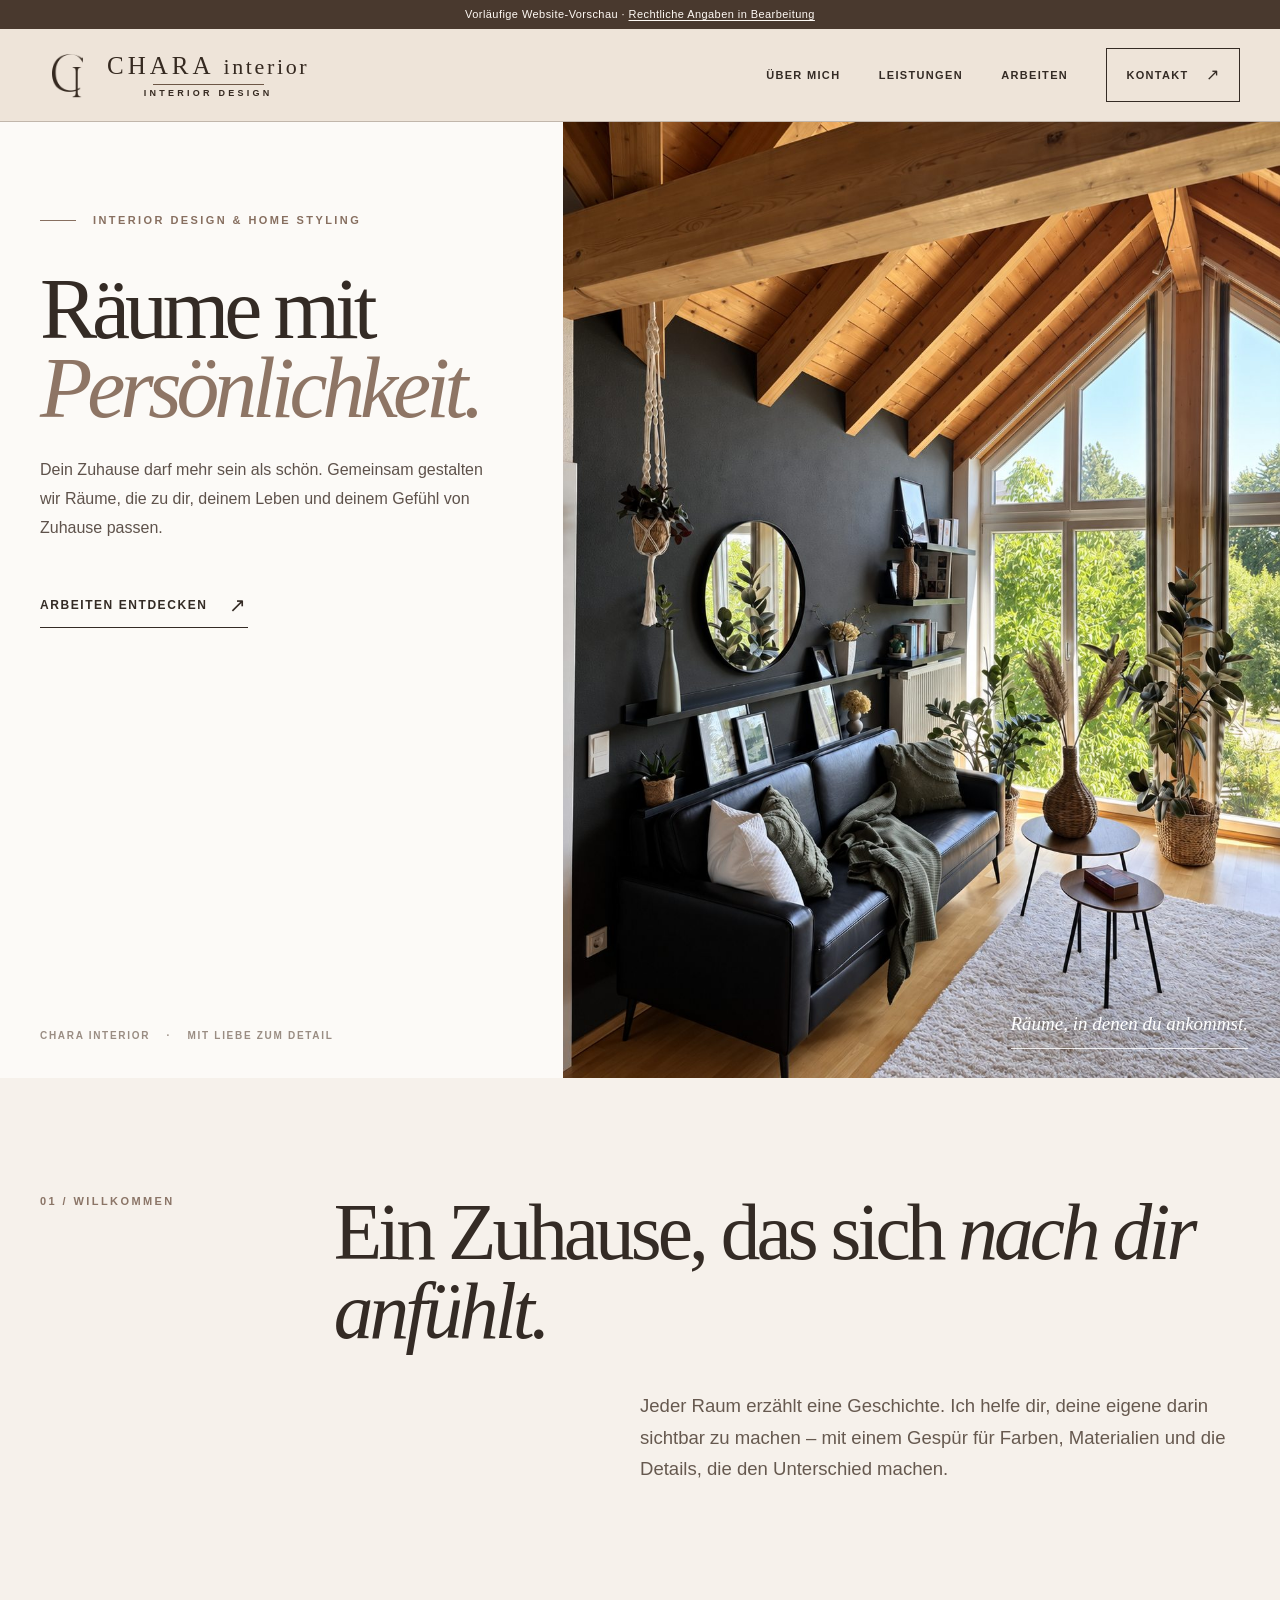
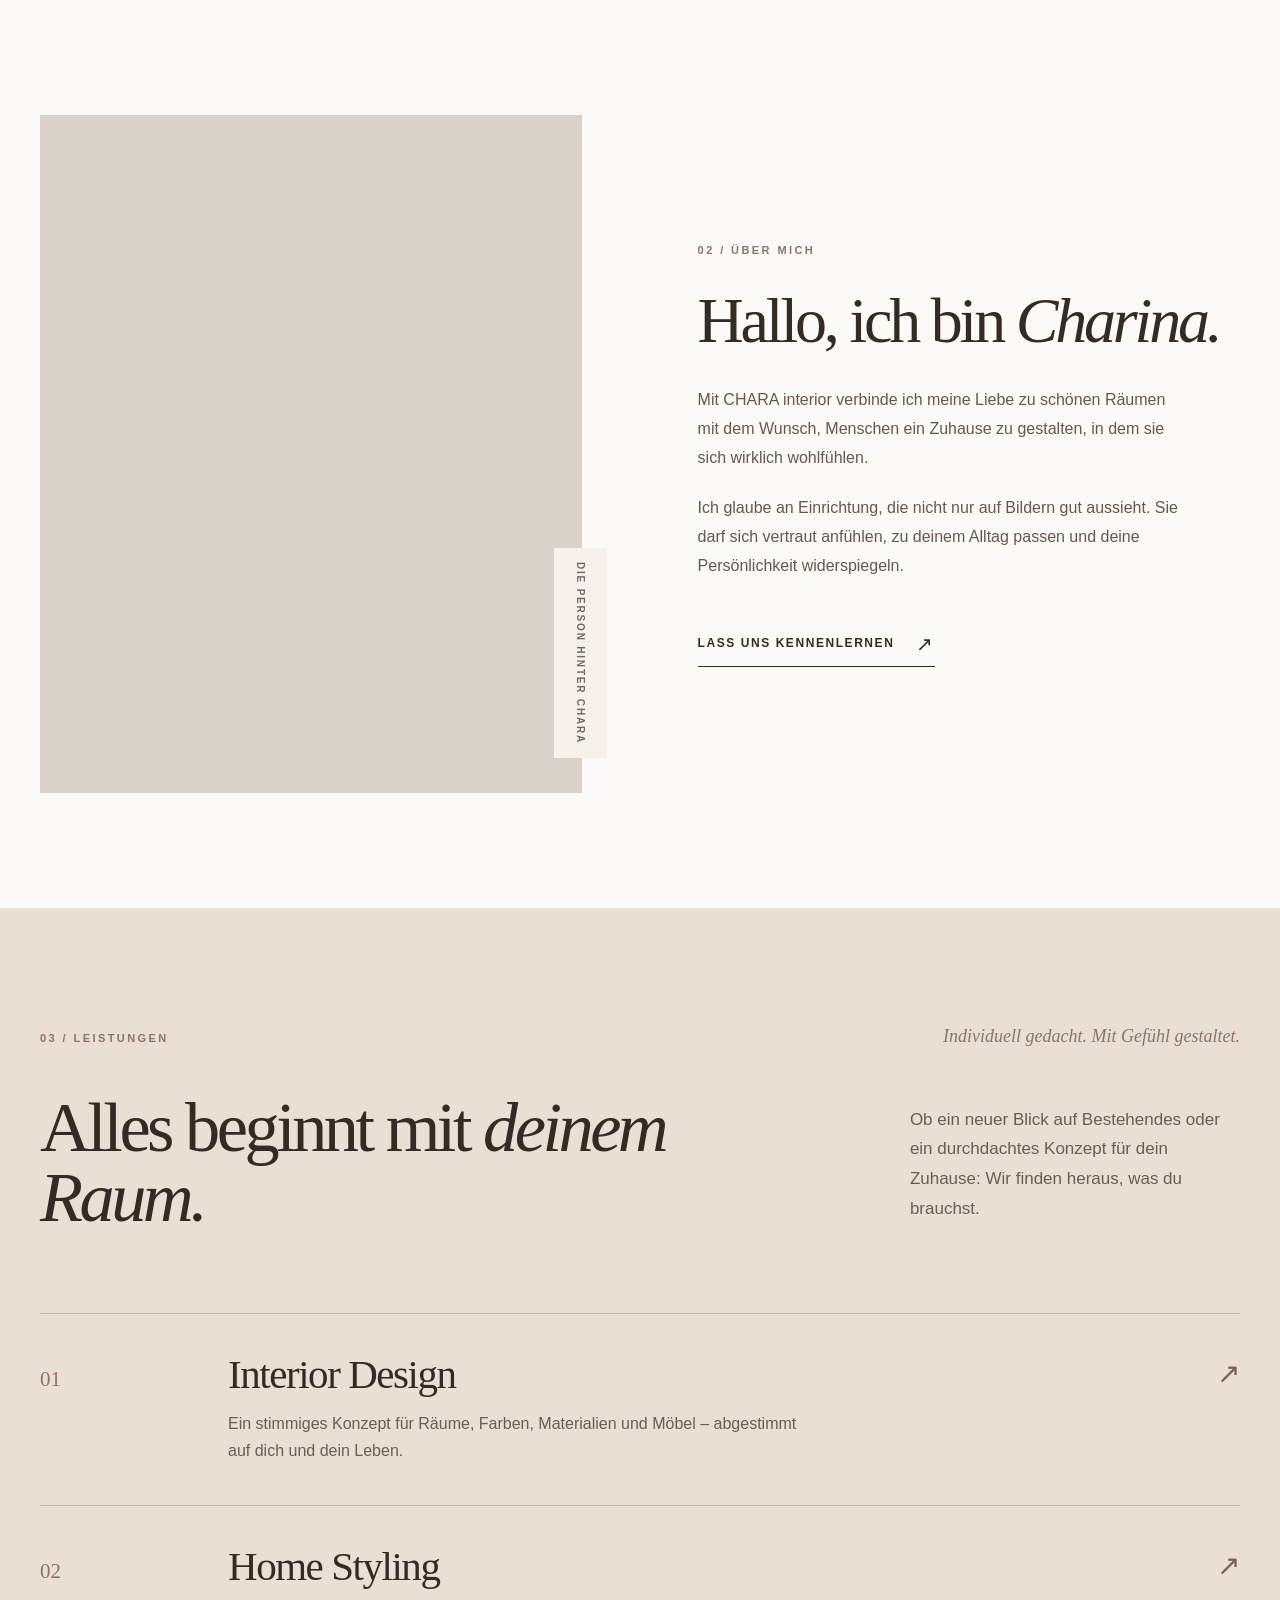
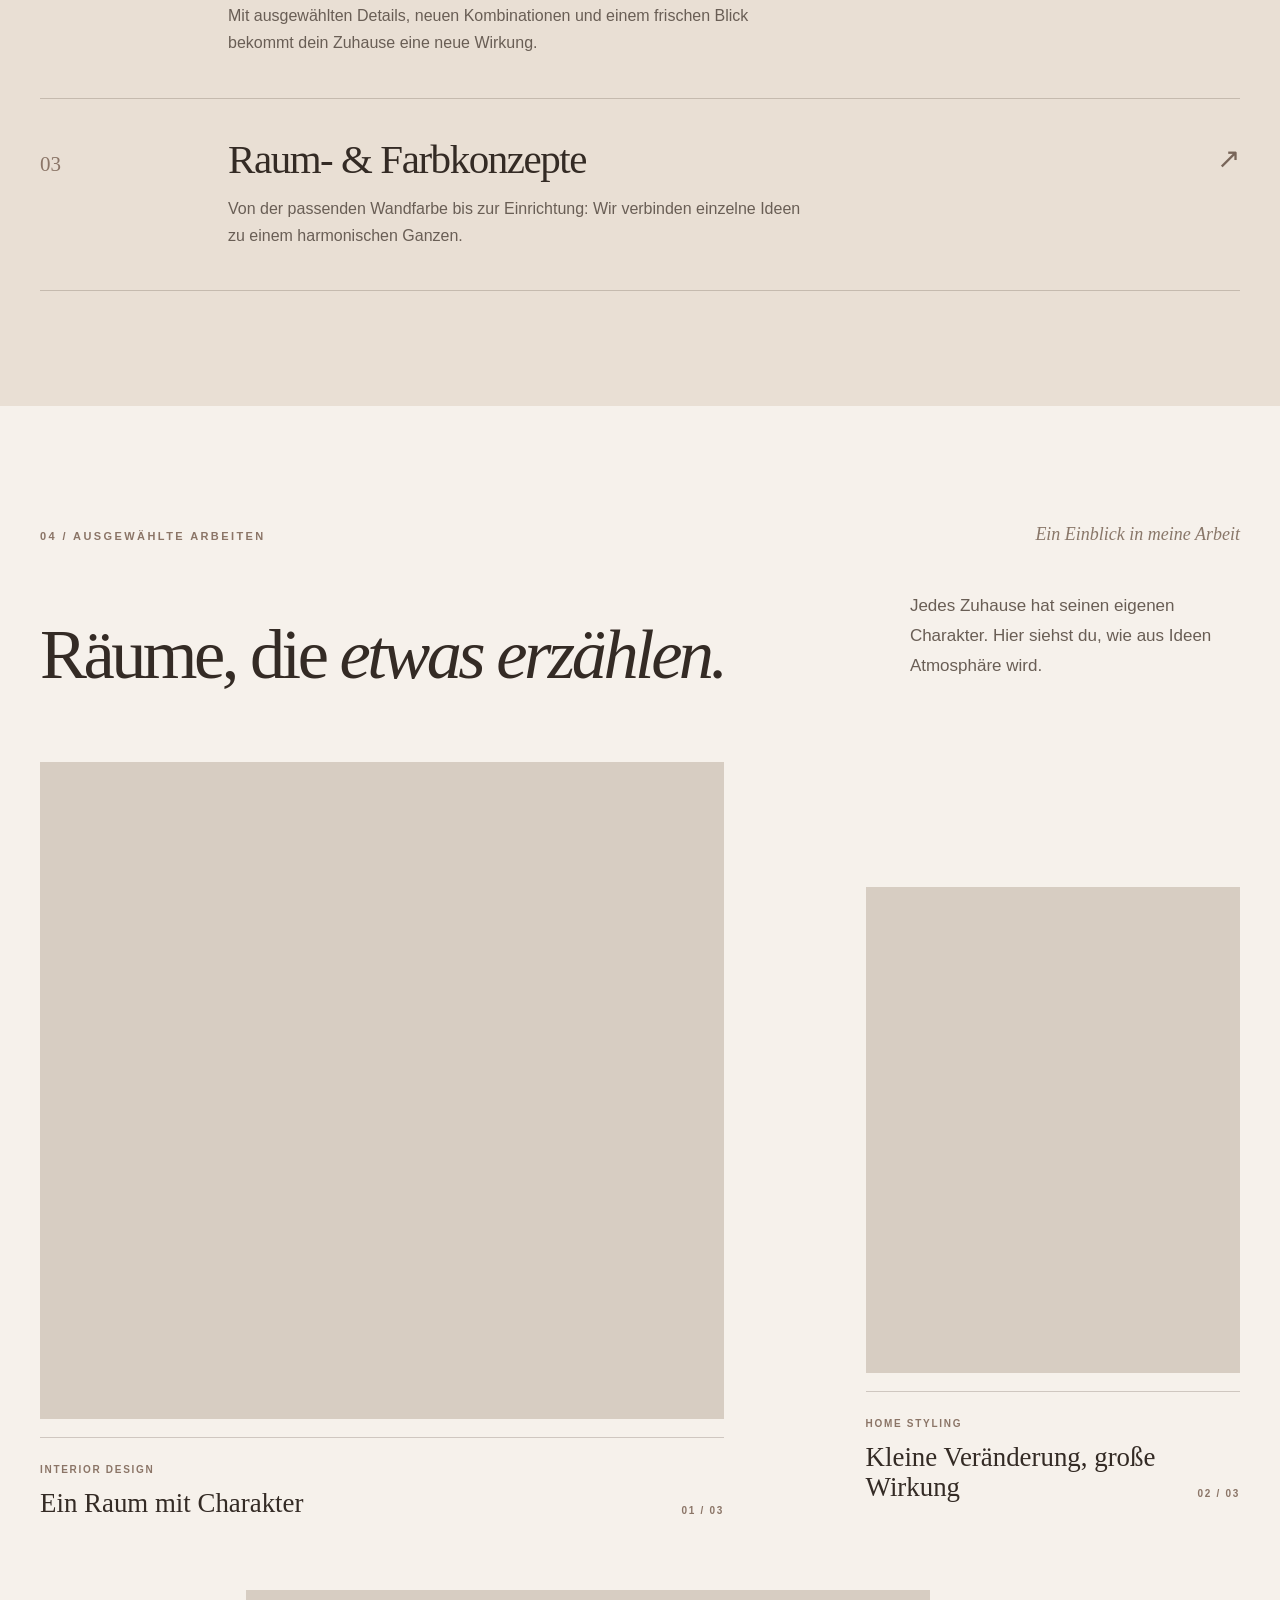
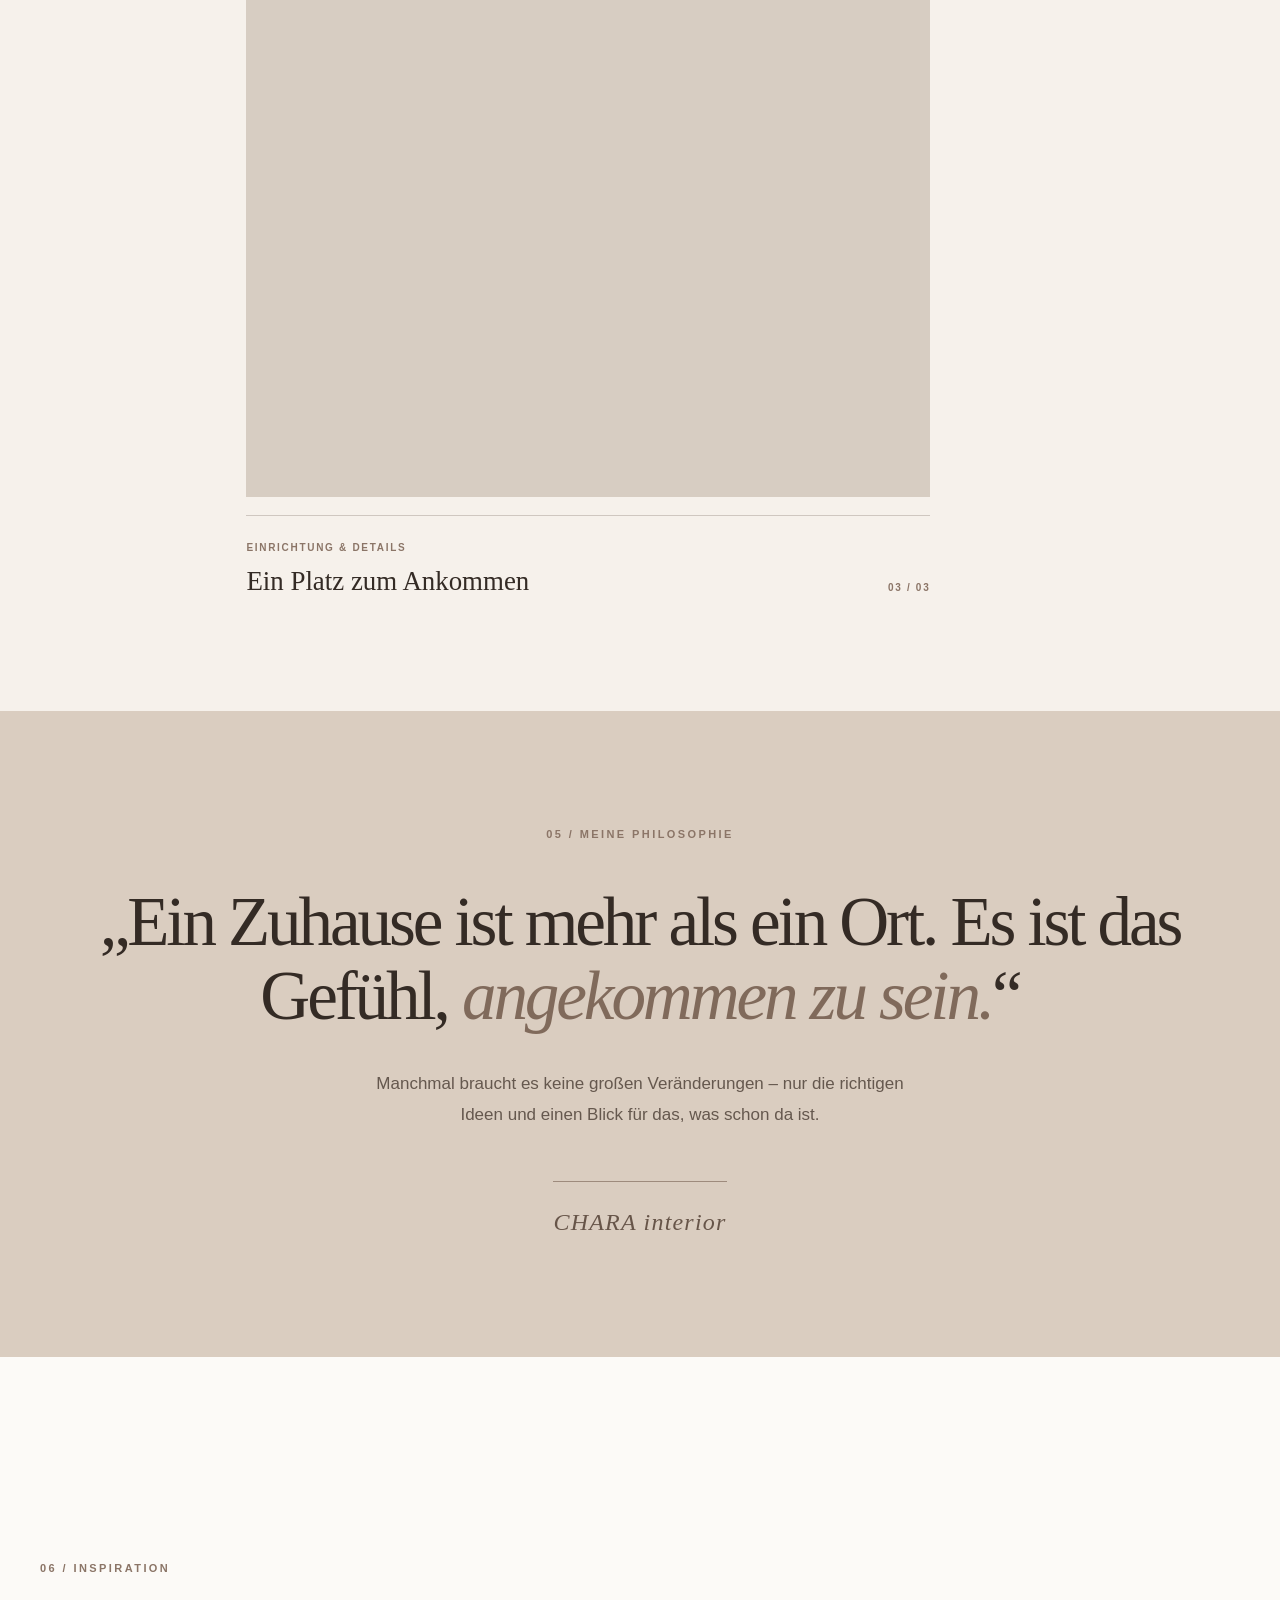
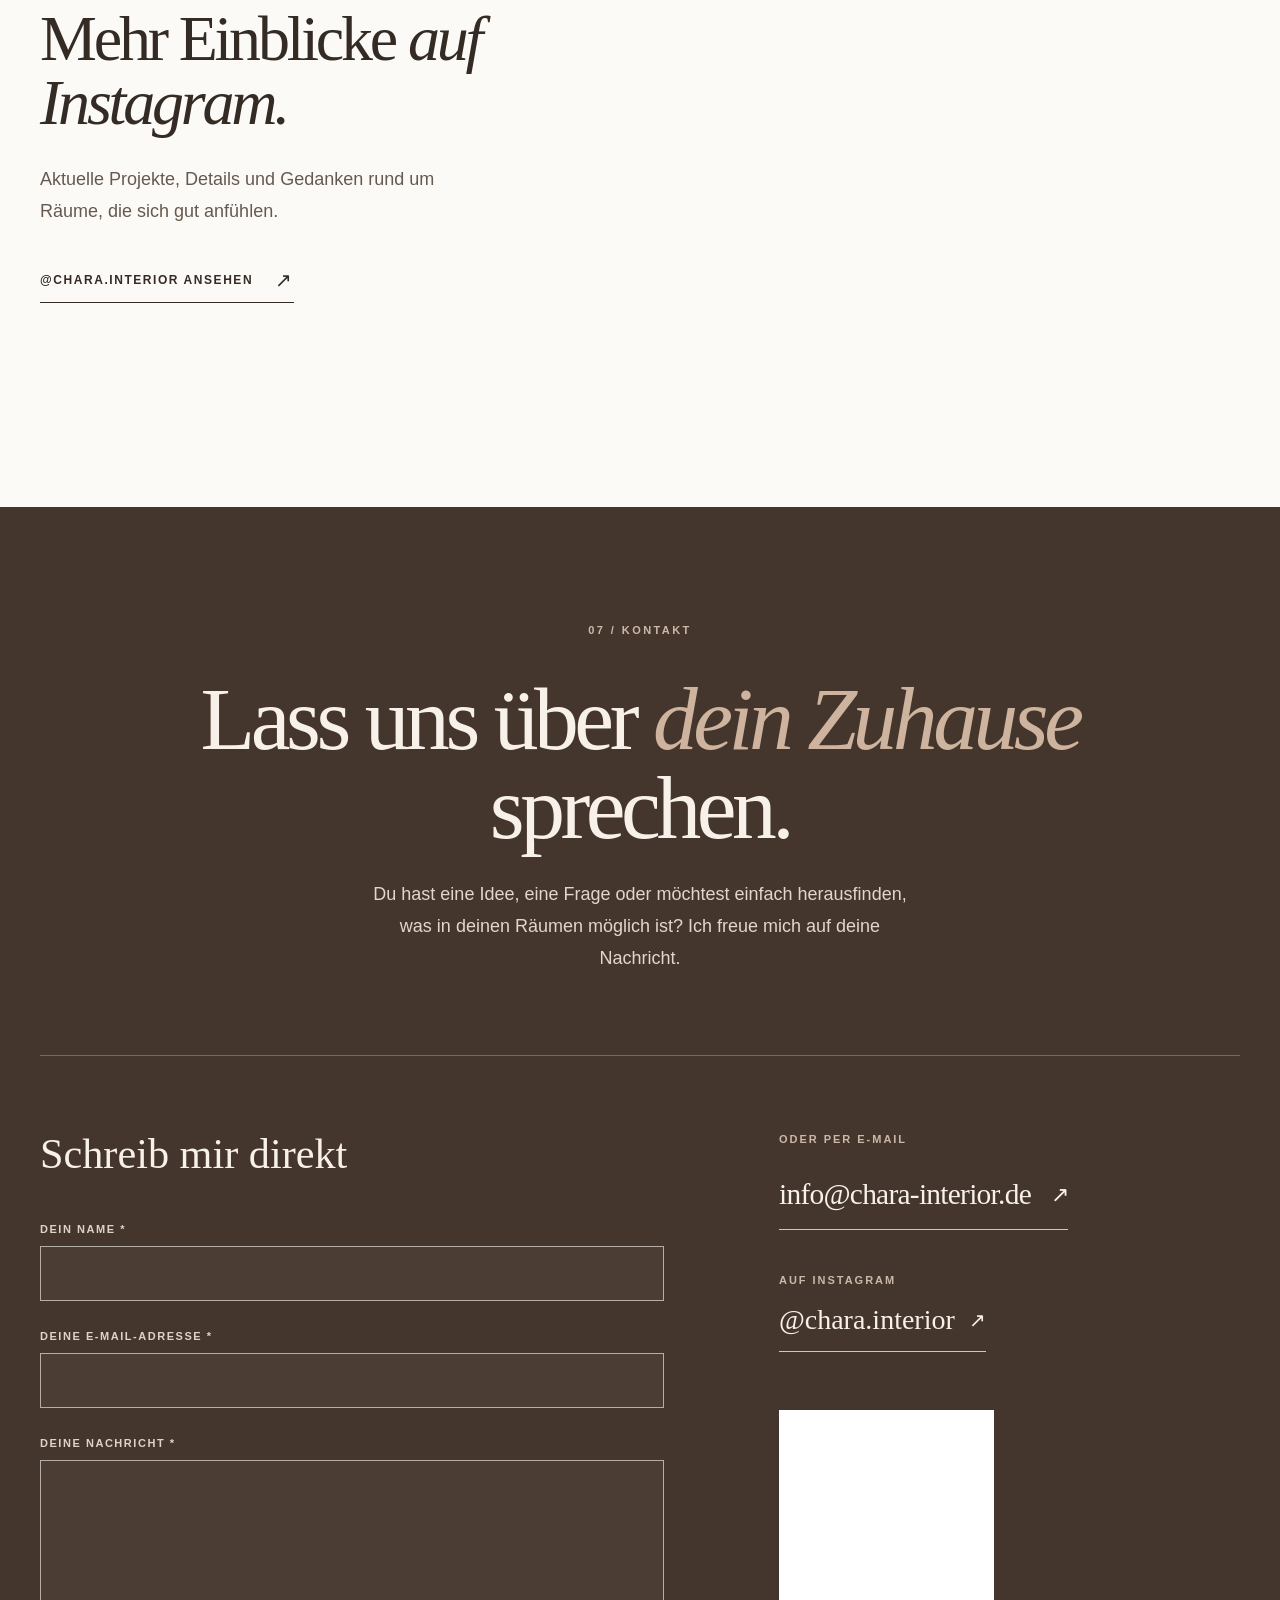
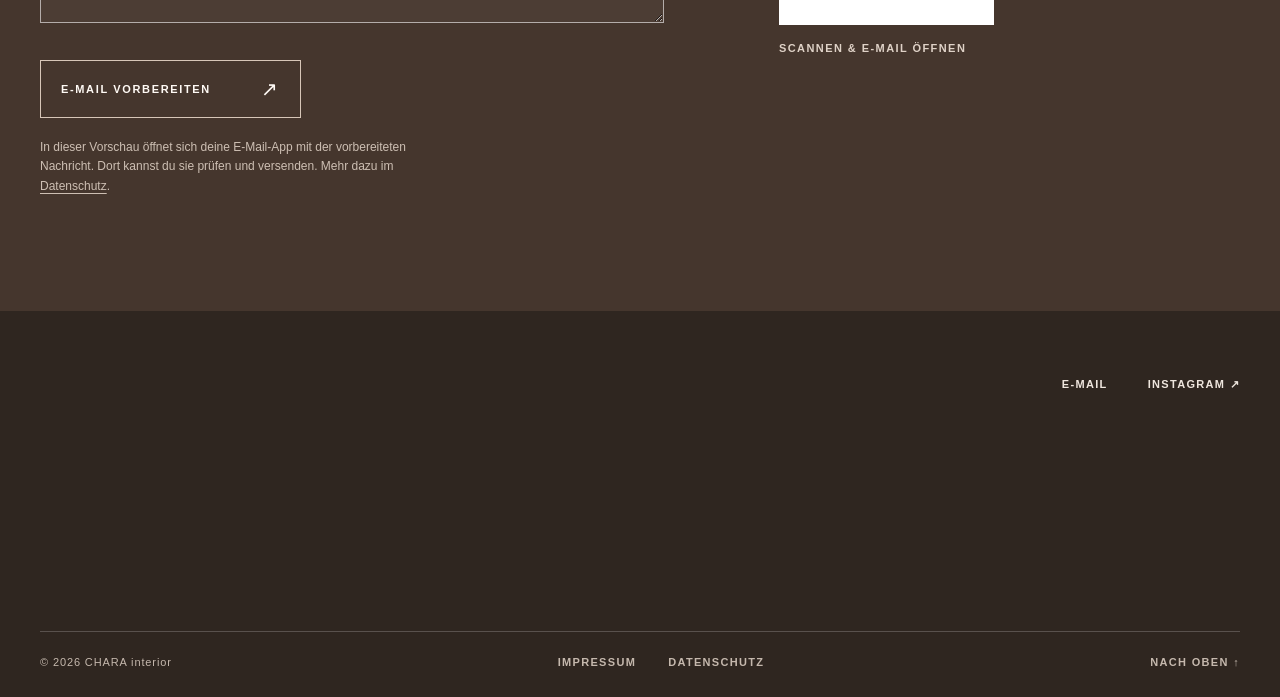
<file: index.html>
<!doctype html>
<html lang="de">
<head>
  <meta charset="utf-8">
  <meta name="viewport" content="width=device-width, initial-scale=1">
  <meta name="theme-color" content="#eee4d9">
  <meta name="robots" content="noindex, nofollow">
  <meta name="description" content="CHARA interior gestaltet individuelle Räume mit Persönlichkeit. Interior Design, Home Styling und Einrichtungskonzepte von Charina Cramer.">
  <meta property="og:type" content="website">
  <meta property="og:locale" content="de_DE">
  <meta property="og:title" content="CHARA interior – Räume mit Persönlichkeit">
  <meta property="og:description" content="Individuelle Räume, die sich nach dir anfühlen. Entdecke Interior Design und Home Styling von CHARA interior.">
  <meta property="og:image" content="assets/images/gallery-living.jpg">
  <meta http-equiv="Content-Security-Policy" content="default-src 'none'; img-src 'self'; style-src 'self'; script-src 'self'; font-src 'self'; base-uri 'none'; form-action mailto:">
  <title>CHARA interior – Räume mit Persönlichkeit</title>
  <link rel="icon" href="assets/images/chara-monogram.svg" type="image/svg+xml">
  <link rel="preload" href="assets/images/gallery-living.jpg" as="image">
  <link rel="stylesheet" href="styles.css?v=20260927b">
  <script src="app.js" defer></script>
</head>
<body>
  <a class="skip-link" href="#main">Zum Inhalt springen</a>

  <div class="preview-notice">Vorläufige Website-Vorschau · <a href="impressum.html">Rechtliche Angaben in Bearbeitung</a></div>

  <header class="site-header">
    <div class="header-inner wrap">
      <a class="brand" href="#start" aria-label="CHARA interior – zur Startseite">
        <span class="brand-mark" aria-hidden="true"></span>
        <span class="brand-wordmark" aria-hidden="true">
          <span class="brand-name">CHARA <span>interior</span></span>
          <span class="brand-rule"></span>
          <span class="brand-subtitle">INTERIOR DESIGN</span>
        </span>
      </a>

      <nav class="desktop-nav" aria-label="Hauptnavigation">
        <a href="#ueber-mich">Über mich</a>
        <a href="#leistungen">Leistungen</a>
        <a href="#arbeiten">Arbeiten</a>
        <a href="#kontakt" class="nav-contact">Kontakt <span aria-hidden="true">↗</span></a>
      </nav>

      <details class="mobile-nav">
        <summary aria-label="Menü öffnen"><span></span><span></span><span class="sr-only">Menü</span></summary>
        <nav aria-label="Mobile Navigation">
          <a href="#ueber-mich">Über mich</a>
          <a href="#leistungen">Leistungen</a>
          <a href="#arbeiten">Arbeiten</a>
          <a href="#kontakt">Kontakt</a>
        </nav>
      </details>
    </div>
  </header>

  <main id="main">
    <section id="start" class="hero" aria-labelledby="hero-title">
      <div class="hero-copy">
        <div class="hero-copy-inner">
          <p class="eyebrow"><span class="eyebrow-line"></span> Interior Design &amp; Home Styling</p>
          <h1 id="hero-title">Räume mit <em>Persönlichkeit.</em></h1>
          <p class="hero-intro">Dein Zuhause darf mehr sein als schön. Gemeinsam gestalten wir Räume, die zu dir, deinem Leben und deinem Gefühl von Zuhause passen.</p>
          <a class="text-link" href="#arbeiten">Arbeiten entdecken <span aria-hidden="true">↗</span></a>
        </div>
        <p class="hero-bottom">CHARA interior <span aria-hidden="true">·</span> mit Liebe zum Detail</p>
      </div>
      <div class="hero-media">
        <img src="assets/images/gallery-living.jpg" alt="Wohnbereich mit dunkler Akzentwand, Holzbalken und großen Fenstern" width="1080" height="1440" fetchpriority="high">
        <span class="hero-media-label">Räume, in denen du ankommst.</span>
      </div>
    </section>

    <section class="intro section-space" aria-labelledby="intro-title">
      <div class="wrap intro-grid">
        <p class="section-label">01 / Willkommen</p>
        <div>
          <h2 id="intro-title" class="display-heading">Ein Zuhause, das sich <em>nach dir anfühlt.</em></h2>
          <p class="lead">Jeder Raum erzählt eine Geschichte. Ich helfe dir, deine eigene darin sichtbar zu machen – mit einem Gespür für Farben, Materialien und die Details, die den Unterschied machen.</p>
        </div>
      </div>
    </section>

    <section id="ueber-mich" class="about section-space" aria-labelledby="about-title">
      <div class="wrap about-grid">
        <div class="about-image-wrap">
          <img src="assets/images/charina-portrait.jpg" alt="Porträt von Charina Cramer, Inhaberin von CHARA interior" width="1080" height="1440" loading="lazy" decoding="async">
          <span class="image-index">Die Person hinter CHARA</span>
        </div>
        <div class="about-copy">
          <p class="section-label">02 / Über mich</p>
          <h2 id="about-title" class="display-heading">Hallo, ich bin <em>Charina.</em></h2>
          <p>Mit CHARA interior verbinde ich meine Liebe zu schönen Räumen mit dem Wunsch, Menschen ein Zuhause zu gestalten, in dem sie sich wirklich wohlfühlen.</p>
          <p>Ich glaube an Einrichtung, die nicht nur auf Bildern gut aussieht. Sie darf sich vertraut anfühlen, zu deinem Alltag passen und deine Persönlichkeit widerspiegeln.</p>
          <a class="text-link" href="#kontakt">Lass uns kennenlernen <span aria-hidden="true">↗</span></a>
        </div>
      </div>
    </section>

    <section id="leistungen" class="services section-space" aria-labelledby="services-title">
      <div class="wrap">
        <div class="section-topline">
          <p class="section-label">03 / Leistungen</p>
          <span>Individuell gedacht. Mit Gefühl gestaltet.</span>
        </div>
        <div class="services-heading-row">
          <h2 id="services-title" class="display-heading">Alles beginnt mit <em>deinem Raum.</em></h2>
          <p>Ob ein neuer Blick auf Bestehendes oder ein durchdachtes Konzept für dein Zuhause: Wir finden heraus, was du brauchst.</p>
        </div>
        <div class="service-list">
          <article class="service-item">
            <span class="service-number">01</span>
            <div><h3>Interior Design</h3><p>Ein stimmiges Konzept für Räume, Farben, Materialien und Möbel – abgestimmt auf dich und dein Leben.</p></div>
            <span class="service-arrow" aria-hidden="true">↗</span>
          </article>
          <article class="service-item">
            <span class="service-number">02</span>
            <div><h3>Home Styling</h3><p>Mit ausgewählten Details, neuen Kombinationen und einem frischen Blick bekommt dein Zuhause eine neue Wirkung.</p></div>
            <span class="service-arrow" aria-hidden="true">↗</span>
          </article>
          <article class="service-item">
            <span class="service-number">03</span>
            <div><h3>Raum- &amp; Farbkonzepte</h3><p>Von der passenden Wandfarbe bis zur Einrichtung: Wir verbinden einzelne Ideen zu einem harmonischen Ganzen.</p></div>
            <span class="service-arrow" aria-hidden="true">↗</span>
          </article>
        </div>
      </div>
    </section>

    <section id="arbeiten" class="projects section-space" aria-labelledby="projects-title">
      <div class="wrap">
        <div class="section-topline"><p class="section-label">04 / Ausgewählte Arbeiten</p><span>Ein Einblick in meine Arbeit</span></div>
        <div class="projects-heading-row">
          <h2 id="projects-title" class="display-heading">Räume, die <em>etwas erzählen.</em></h2>
          <p>Jedes Zuhause hat seinen eigenen Charakter. Hier siehst du, wie aus Ideen Atmosphäre wird.</p>
        </div>
        <div class="project-grid">
          <article class="project-card project-card-large">
            <div class="project-image"><img src="assets/images/salon.jpg" alt="Eleganter Wohnraum mit Kamin, goldgerahmtem Spiegel und dunklen Sofas" width="1080" height="1440" loading="lazy" decoding="async"></div>
            <div class="project-caption"><div><span>Interior Design</span><h3>Ein Raum mit Charakter</h3></div><span aria-hidden="true">01 / 03</span></div>
          </article>
          <article class="project-card project-card-small">
            <div class="project-image"><img src="assets/images/styling-table.jpg" alt="Runder Holztisch mit Kerzen, Blumen und Kunstwerk an der Wand" width="1080" height="1440" loading="lazy" decoding="async"></div>
            <div class="project-caption"><div><span>Home Styling</span><h3>Kleine Veränderung, große Wirkung</h3></div><span aria-hidden="true">02 / 03</span></div>
          </article>
          <article class="project-card project-card-wide">
            <div class="project-image"><img src="assets/images/reading-corner.jpg" alt="Gemütliche Leseecke mit Ledersessel, großer Fensterfront und botanischer Tapete" width="1080" height="1440" loading="lazy" decoding="async"></div>
            <div class="project-caption"><div><span>Einrichtung &amp; Details</span><h3>Ein Platz zum Ankommen</h3></div><span aria-hidden="true">03 / 03</span></div>
          </article>
        </div>
      </div>
    </section>

    <section class="philosophy section-space" aria-labelledby="philosophy-title">
      <div class="wrap philosophy-inner">
        <p class="section-label">05 / Meine Philosophie</p>
        <h2 id="philosophy-title">„Ein Zuhause ist mehr als ein Ort. Es ist das Gefühl, <em>angekommen zu sein.</em>“</h2>
        <p>Manchmal braucht es keine großen Veränderungen – nur die richtigen Ideen und einen Blick für das, was schon da ist.</p>
        <span class="philosophy-signature">CHARA interior</span>
      </div>
    </section>

    <section class="instagram section-space" aria-labelledby="instagram-title">
      <div class="wrap instagram-grid">
        <div class="instagram-copy">
          <p class="section-label">06 / Inspiration</p>
          <h2 id="instagram-title" class="display-heading">Mehr Einblicke <em>auf Instagram.</em></h2>
          <p>Aktuelle Projekte, Details und Gedanken rund um Räume, die sich gut anfühlen.</p>
          <a class="text-link" href="https://www.instagram.com/chara.interior/" target="_blank" rel="noopener noreferrer">@chara.interior ansehen <span aria-hidden="true">↗</span></a>
        </div>
        <div class="instagram-images" aria-hidden="true">
          <img src="assets/images/styling-table.jpg" alt="" width="1080" height="1440" loading="lazy" decoding="async">
          <img src="assets/images/reading-corner.jpg" alt="" width="1080" height="1440" loading="lazy" decoding="async">
        </div>
      </div>
    </section>

    <section id="kontakt" class="contact section-space" aria-labelledby="contact-title">
      <div class="wrap contact-inner">
        <p class="section-label">07 / Kontakt</p>
        <h2 id="contact-title">Lass uns über <em>dein Zuhause</em> sprechen.</h2>
        <p>Du hast eine Idee, eine Frage oder möchtest einfach herausfinden, was in deinen Räumen möglich ist? Ich freue mich auf deine Nachricht.</p>
        <div class="contact-actions">
          <form class="contact-form" action="mailto:info@chara-interior.de" method="post" enctype="text/plain" accept-charset="UTF-8">
            <h3>Schreib mir direkt</h3>
            <div class="form-row">
              <label for="contact-name">Dein Name <span aria-hidden="true">*</span></label>
              <input id="contact-name" name="name" type="text" autocomplete="name" maxlength="80" required>
            </div>
            <div class="form-row">
              <label for="contact-email">Deine E-Mail-Adresse <span aria-hidden="true">*</span></label>
              <input id="contact-email" name="email" type="email" autocomplete="email" maxlength="254" required>
            </div>
            <div class="form-row">
              <label for="contact-message">Deine Nachricht <span aria-hidden="true">*</span></label>
              <textarea id="contact-message" name="message" rows="5" minlength="10" maxlength="1800" required></textarea>
            </div>
            <button type="submit" class="contact-submit">E-Mail vorbereiten <span aria-hidden="true">↗</span></button>
            <p class="form-note">In dieser Vorschau öffnet sich deine E-Mail-App mit der vorbereiteten Nachricht. Dort kannst du sie prüfen und versenden. Mehr dazu im <a href="datenschutz.html">Datenschutz</a>.</p>
          </form>
          <aside class="contact-aside" aria-label="Weitere Kontaktmöglichkeiten">
            <p class="contact-aside-label">Oder per E-Mail</p>
            <a class="contact-mail" href="mailto:info@chara-interior.de">info@chara-interior.de <span aria-hidden="true">↗</span></a>
            <div class="contact-social">
              <p class="contact-aside-label">Auf Instagram</p>
              <a href="https://www.instagram.com/chara.interior/" target="_blank" rel="noopener noreferrer">@chara.interior <span aria-hidden="true">↗</span></a>
            </div>
            <div class="qr-panel">
              <a href="mailto:info@chara-interior.de" aria-label="E-Mail an info@chara-interior.de schreiben"><img src="assets/images/email-qr.svg" alt="QR-Code für eine E-Mail an info@chara-interior.de" width="185" height="185" loading="lazy"></a>
              <p>Scannen &amp; E-Mail öffnen</p>
            </div>
          </aside>
        </div>
      </div>
    </section>
  </main>

  <footer class="site-footer">
    <div class="wrap footer-main">
      <a class="footer-brand" href="#start" aria-label="CHARA interior – zurück nach oben"><img src="assets/images/chara-logo.png" alt="" width="1254" height="1254" loading="lazy" decoding="async"></a>
      <div class="footer-links"><a href="mailto:info@chara-interior.de">E-Mail</a><a href="https://www.instagram.com/chara.interior/" target="_blank" rel="noopener noreferrer">Instagram ↗</a></div>
    </div>
    <div class="wrap footer-bottom"><span>© 2026 CHARA interior</span><div><a href="impressum.html">Impressum</a><a href="datenschutz.html">Datenschutz</a></div><a href="#start">Nach oben ↑</a></div>
  </footer>
</body>
</html>
</file>
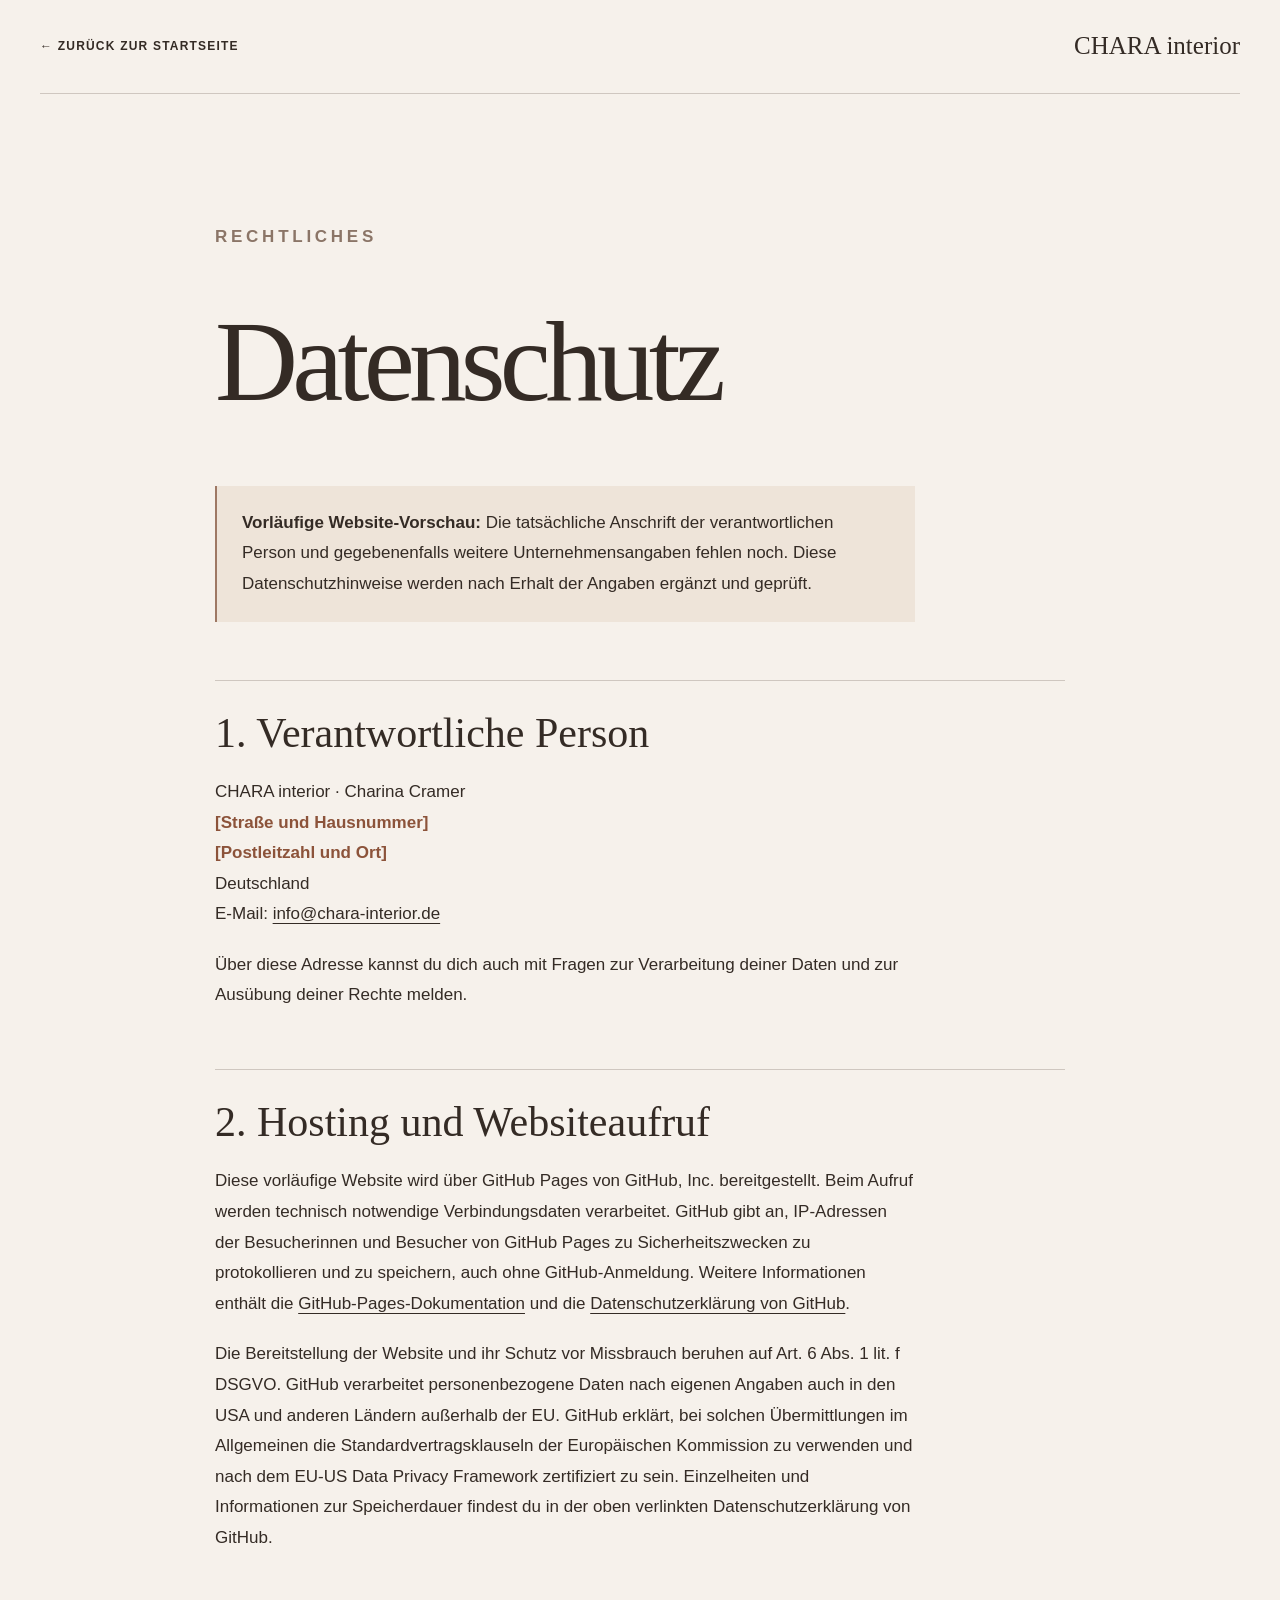
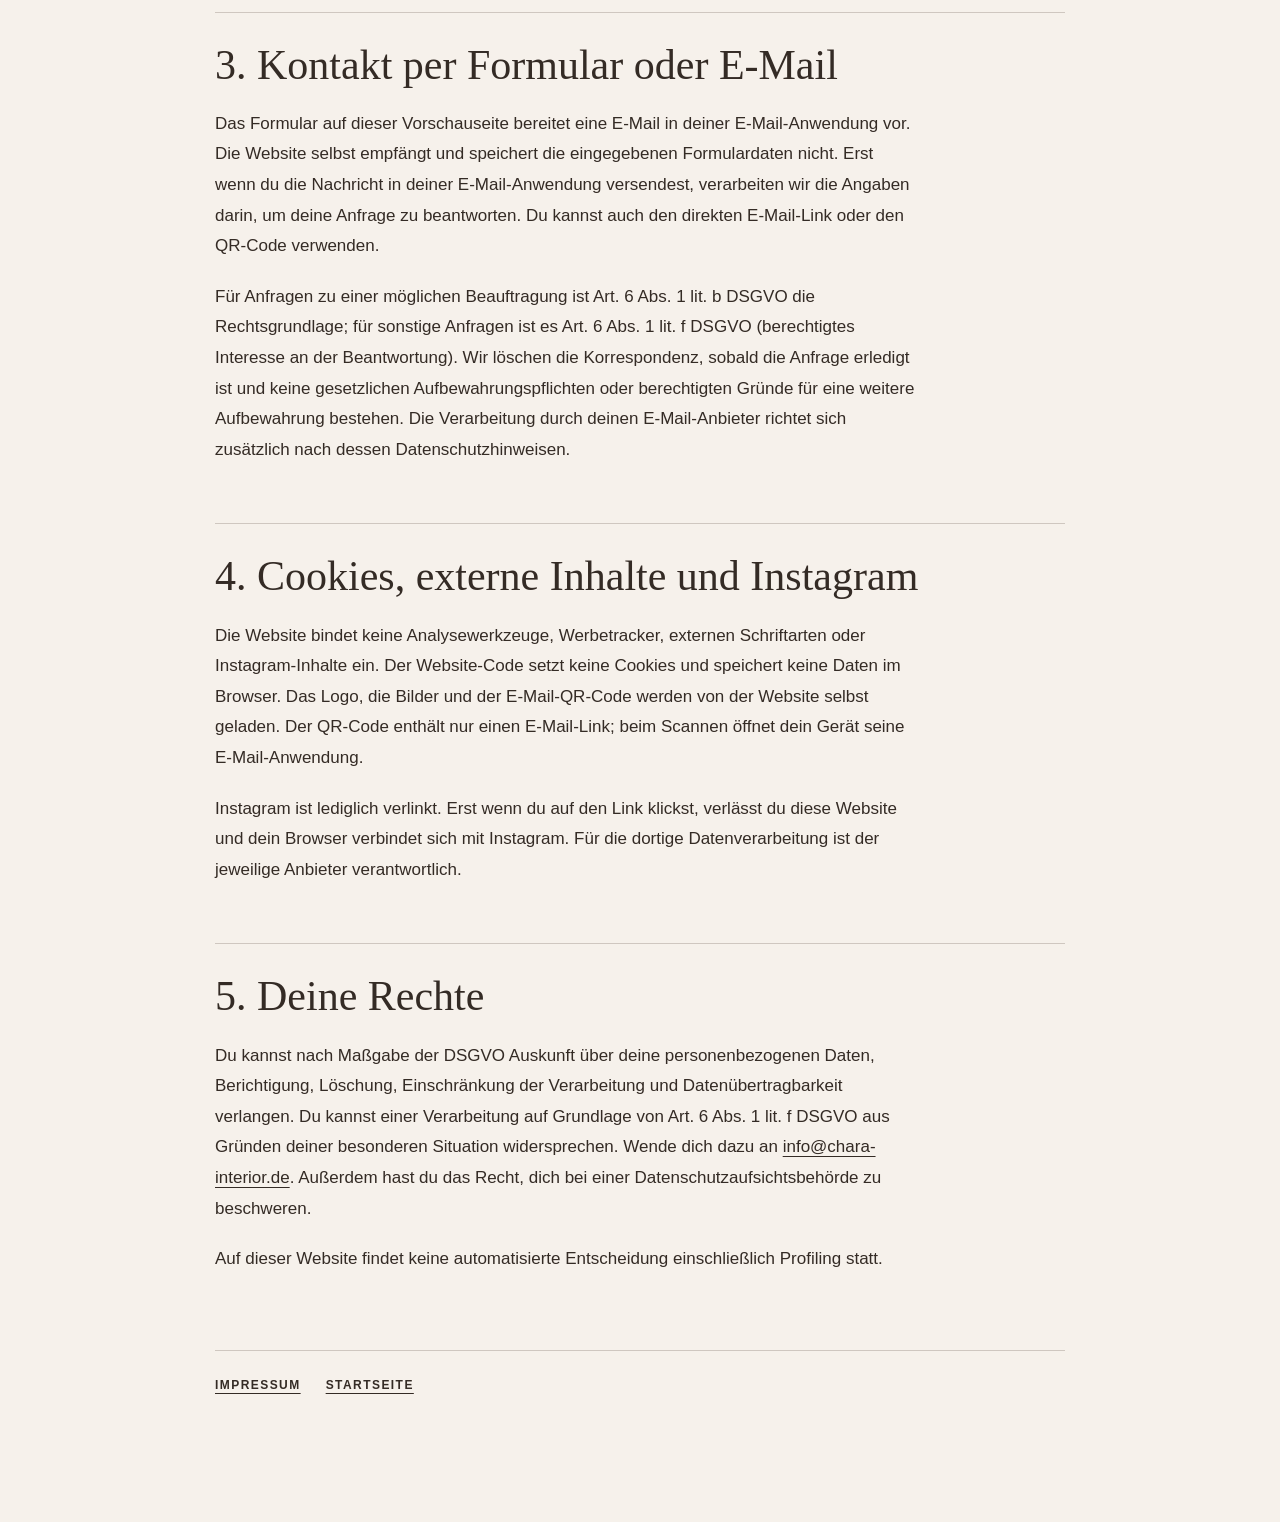
<file: datenschutz.html>
<!doctype html>
<html lang="de">
<head>
  <meta charset="utf-8">
  <meta name="viewport" content="width=device-width, initial-scale=1">
  <meta name="robots" content="noindex, nofollow">
  <meta name="description" content="Informationen zum Datenschutz auf der Website von CHARA interior.">
  <meta http-equiv="Content-Security-Policy" content="default-src 'none'; style-src 'self'; img-src 'self'; font-src 'self'; base-uri 'none'; form-action 'none'">
  <title>Datenschutz – CHARA interior</title>
  <link rel="icon" href="assets/images/chara-monogram.svg" type="image/svg+xml">
  <link rel="stylesheet" href="styles.css?v=20260927b">
</head>
<body class="legal-page">
  <header class="legal-header wrap"><a href="index.html" class="legal-back">← Zurück zur Startseite</a><span>CHARA interior</span></header>
  <main class="legal-content wrap">
    <p class="section-label">Rechtliches</p>
    <h1>Datenschutz</h1>
    <p class="legal-warning"><strong>Vorläufige Website-Vorschau:</strong> Die tatsächliche Anschrift der verantwortlichen Person und gegebenenfalls weitere Unternehmensangaben fehlen noch. Diese Datenschutzhinweise werden nach Erhalt der Angaben ergänzt und geprüft.</p>

    <section aria-labelledby="privacy-controller">
      <h2 id="privacy-controller">1. Verantwortliche Person</h2>
      <p>CHARA interior · Charina Cramer<br><span class="legal-missing">[Straße und Hausnummer]<br>[Postleitzahl und Ort]</span><br>Deutschland<br>E-Mail: <a href="mailto:info@chara-interior.de">info@chara-interior.de</a></p>
      <p>Über diese Adresse kannst du dich auch mit Fragen zur Verarbeitung deiner Daten und zur Ausübung deiner Rechte melden.</p>
    </section>

    <section aria-labelledby="privacy-hosting">
      <h2 id="privacy-hosting">2. Hosting und Websiteaufruf</h2>
      <p>Diese vorläufige Website wird über GitHub Pages von GitHub, Inc. bereitgestellt. Beim Aufruf werden technisch notwendige Verbindungsdaten verarbeitet. GitHub gibt an, IP-Adressen der Besucherinnen und Besucher von GitHub Pages zu Sicherheitszwecken zu protokollieren und zu speichern, auch ohne GitHub-Anmeldung. Weitere Informationen enthält die <a href="https://docs.github.com/en/pages/getting-started-with-github-pages/what-is-github-pages">GitHub-Pages-Dokumentation</a> und die <a href="https://docs.github.com/en/site-policy/privacy-policies/github-general-privacy-statement">Datenschutzerklärung von GitHub</a>.</p>
      <p>Die Bereitstellung der Website und ihr Schutz vor Missbrauch beruhen auf Art. 6 Abs. 1 lit. f DSGVO. GitHub verarbeitet personenbezogene Daten nach eigenen Angaben auch in den USA und anderen Ländern außerhalb der EU. GitHub erklärt, bei solchen Übermittlungen im Allgemeinen die Standardvertragsklauseln der Europäischen Kommission zu verwenden und nach dem EU-US Data Privacy Framework zertifiziert zu sein. Einzelheiten und Informationen zur Speicherdauer findest du in der oben verlinkten Datenschutzerklärung von GitHub.</p>
    </section>

    <section aria-labelledby="privacy-contact">
      <h2 id="privacy-contact">3. Kontakt per Formular oder E-Mail</h2>
      <p>Das Formular auf dieser Vorschauseite bereitet eine E-Mail in deiner E-Mail-Anwendung vor. Die Website selbst empfängt und speichert die eingegebenen Formulardaten nicht. Erst wenn du die Nachricht in deiner E-Mail-Anwendung versendest, verarbeiten wir die Angaben darin, um deine Anfrage zu beantworten. Du kannst auch den direkten E-Mail-Link oder den QR-Code verwenden.</p>
      <p>Für Anfragen zu einer möglichen Beauftragung ist Art. 6 Abs. 1 lit. b DSGVO die Rechtsgrundlage; für sonstige Anfragen ist es Art. 6 Abs. 1 lit. f DSGVO (berechtigtes Interesse an der Beantwortung). Wir löschen die Korrespondenz, sobald die Anfrage erledigt ist und keine gesetzlichen Aufbewahrungspflichten oder berechtigten Gründe für eine weitere Aufbewahrung bestehen. Die Verarbeitung durch deinen E-Mail-Anbieter richtet sich zusätzlich nach dessen Datenschutzhinweisen.</p>
    </section>

    <section aria-labelledby="privacy-external">
      <h2 id="privacy-external">4. Cookies, externe Inhalte und Instagram</h2>
      <p>Die Website bindet keine Analysewerkzeuge, Werbetracker, externen Schriftarten oder Instagram-Inhalte ein. Der Website-Code setzt keine Cookies und speichert keine Daten im Browser. Das Logo, die Bilder und der E-Mail-QR-Code werden von der Website selbst geladen. Der QR-Code enthält nur einen E-Mail-Link; beim Scannen öffnet dein Gerät seine E-Mail-Anwendung.</p>
      <p>Instagram ist lediglich verlinkt. Erst wenn du auf den Link klickst, verlässt du diese Website und dein Browser verbindet sich mit Instagram. Für die dortige Datenverarbeitung ist der jeweilige Anbieter verantwortlich.</p>
    </section>

    <section aria-labelledby="privacy-rights">
      <h2 id="privacy-rights">5. Deine Rechte</h2>
      <p>Du kannst nach Maßgabe der DSGVO Auskunft über deine personenbezogenen Daten, Berichtigung, Löschung, Einschränkung der Verarbeitung und Datenübertragbarkeit verlangen. Du kannst einer Verarbeitung auf Grundlage von Art. 6 Abs. 1 lit. f DSGVO aus Gründen deiner besonderen Situation widersprechen. Wende dich dazu an <a href="mailto:info@chara-interior.de">info@chara-interior.de</a>. Außerdem hast du das Recht, dich bei einer Datenschutzaufsichtsbehörde zu beschweren.</p>
      <p>Auf dieser Website findet keine automatisierte Entscheidung einschließlich Profiling statt.</p>
    </section>

    <nav class="legal-links" aria-label="Rechtliche Seiten"><a href="impressum.html">Impressum</a><a href="index.html">Startseite</a></nav>
  </main>
</body>
</html>
</file>
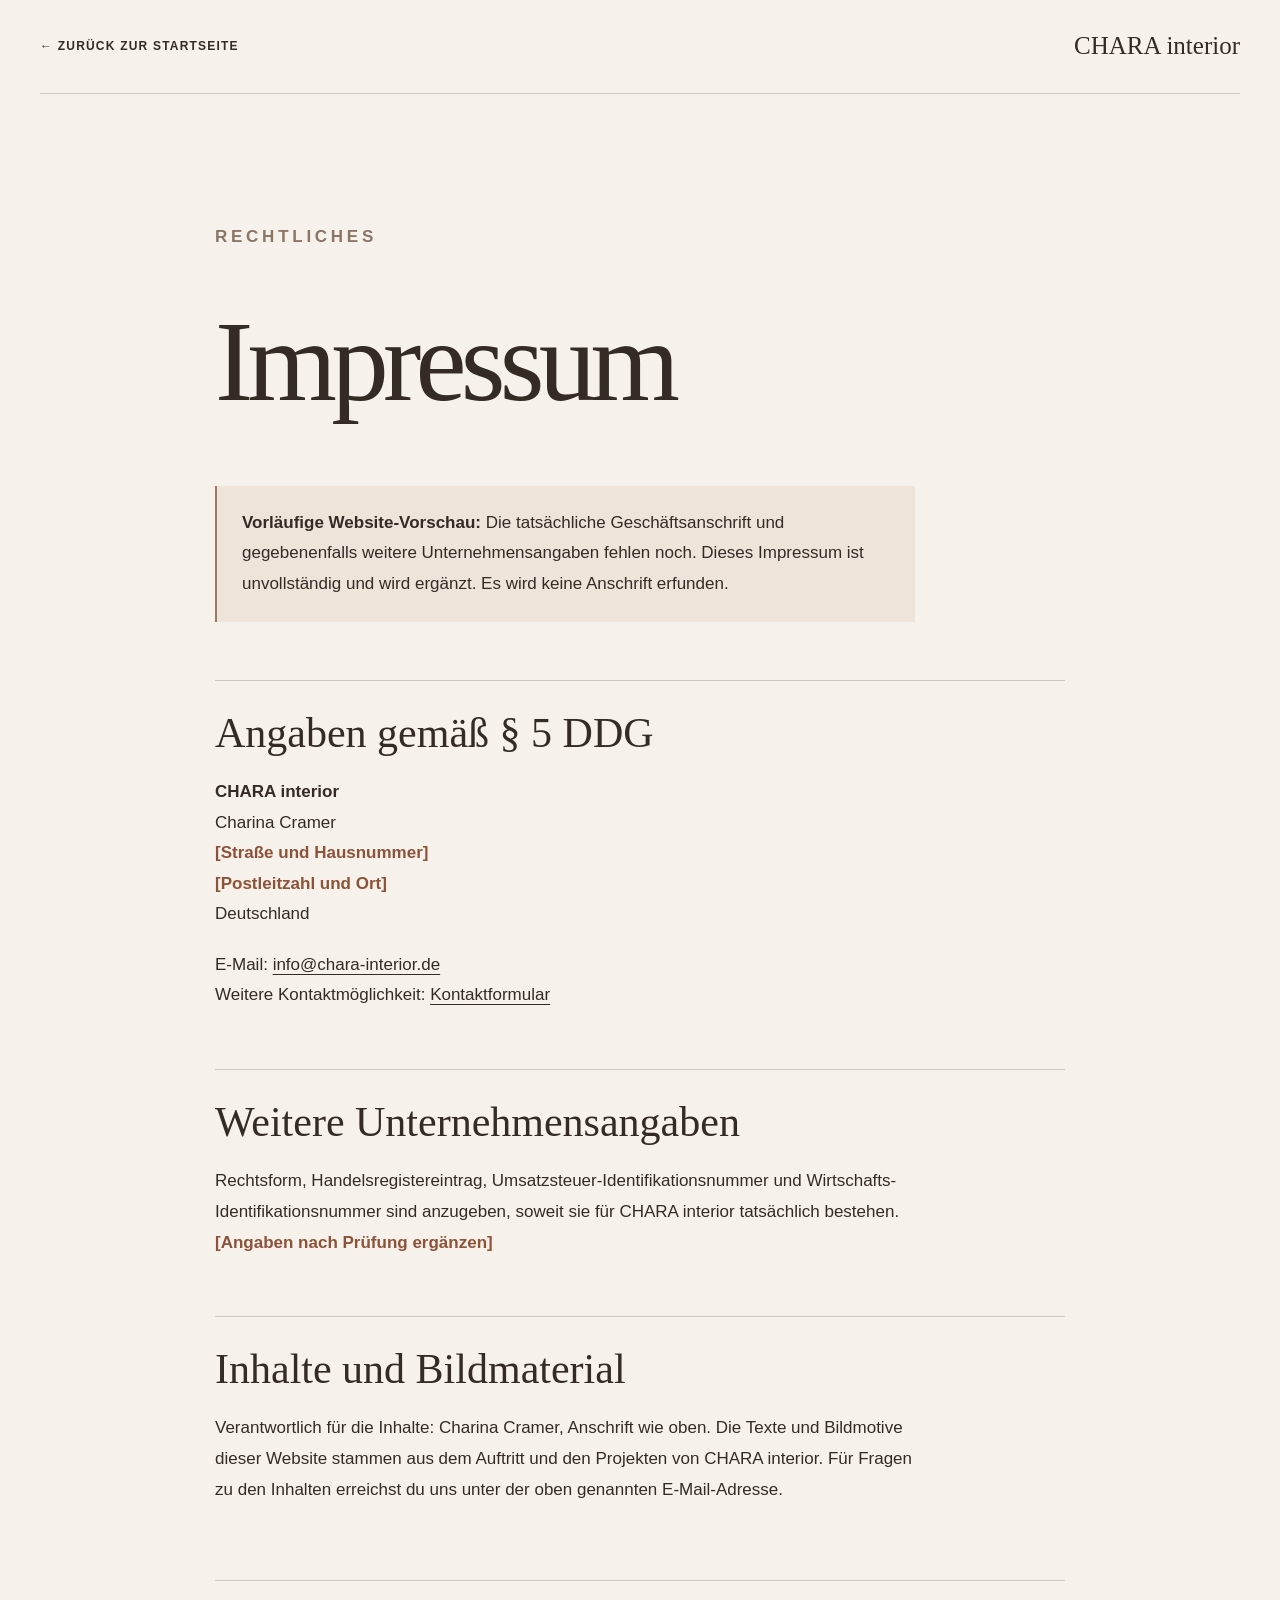
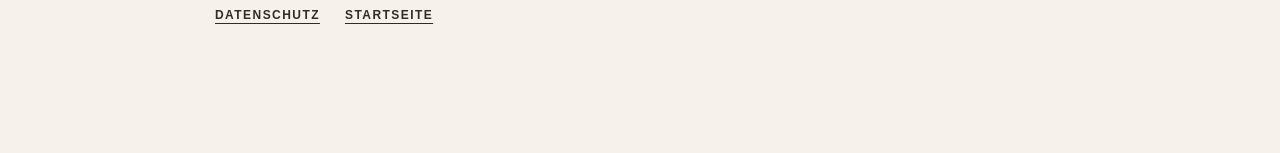
<file: impressum.html>
<!doctype html>
<html lang="de">
<head>
  <meta charset="utf-8">
  <meta name="viewport" content="width=device-width, initial-scale=1">
  <meta name="robots" content="noindex, nofollow">
  <meta name="description" content="Impressum und Kontaktangaben von CHARA interior.">
  <meta http-equiv="Content-Security-Policy" content="default-src 'none'; style-src 'self'; img-src 'self'; font-src 'self'; base-uri 'none'; form-action 'none'">
  <title>Impressum – CHARA interior</title>
  <link rel="icon" href="assets/images/chara-monogram.svg" type="image/svg+xml">
  <link rel="stylesheet" href="styles.css?v=20260927b">
</head>
<body class="legal-page">
  <header class="legal-header wrap"><a href="index.html" class="legal-back">← Zurück zur Startseite</a><span>CHARA interior</span></header>
  <main class="legal-content wrap">
    <p class="section-label">Rechtliches</p>
    <h1>Impressum</h1>
    <p class="legal-warning"><strong>Vorläufige Website-Vorschau:</strong> Die tatsächliche Geschäftsanschrift und gegebenenfalls weitere Unternehmensangaben fehlen noch. Dieses Impressum ist unvollständig und wird ergänzt. Es wird keine Anschrift erfunden.</p>

    <section aria-labelledby="imprint-provider">
      <h2 id="imprint-provider">Angaben gemäß § 5 DDG</h2>
      <p><strong>CHARA interior</strong><br>Charina Cramer<br><span class="legal-missing">[Straße und Hausnummer]<br>[Postleitzahl und Ort]</span><br>Deutschland</p>
      <p>E-Mail: <a href="mailto:info@chara-interior.de">info@chara-interior.de</a><br>Weitere Kontaktmöglichkeit: <a href="index.html#kontakt">Kontaktformular</a></p>
    </section>

    <section aria-labelledby="imprint-business">
      <h2 id="imprint-business">Weitere Unternehmensangaben</h2>
      <p>Rechtsform, Handelsregistereintrag, Umsatzsteuer-Identifikationsnummer und Wirtschafts-Identifikationsnummer sind anzugeben, soweit sie für CHARA interior tatsächlich bestehen. <span class="legal-missing">[Angaben nach Prüfung ergänzen]</span></p>
    </section>

    <section aria-labelledby="imprint-content">
      <h2 id="imprint-content">Inhalte und Bildmaterial</h2>
      <p>Verantwortlich für die Inhalte: Charina Cramer, Anschrift wie oben. Die Texte und Bildmotive dieser Website stammen aus dem Auftritt und den Projekten von CHARA interior. Für Fragen zu den Inhalten erreichst du uns unter der oben genannten E-Mail-Adresse.</p>
    </section>

    <nav class="legal-links" aria-label="Rechtliche Seiten"><a href="datenschutz.html">Datenschutz</a><a href="index.html">Startseite</a></nav>
  </main>
</body>
</html>
</file>
<file: styles.css>
:root {
  color-scheme: light;
  --cream: #f6f1eb;
  --paper: #fcfaf7;
  --sand: #e9dfd4;
  --sand-deep: #d6c6b7;
  --ink: #342b25;
  --muted: #776a60;
  --brown: #554237;
  --line: rgba(77, 61, 50, .23);
  --serif: "Baskerville", "Iowan Old Style", "Palatino Linotype", Georgia, serif;
  --sans: "Aptos", "Helvetica Neue", Helvetica, Arial, sans-serif;
}

*, *::before, *::after { box-sizing: border-box; }
html { scroll-behavior: smooth; }
body { margin: 0; background: var(--cream); color: var(--ink); font-family: var(--sans); font-size: 16px; line-height: 1.55; -webkit-font-smoothing: antialiased; }
img { display: block; max-width: 100%; }
a { color: inherit; }
button, a, summary { -webkit-tap-highlight-color: transparent; }
:focus-visible { outline: 2px solid var(--brown); outline-offset: 5px; }
::selection { background: var(--sand-deep); color: var(--ink); }

.sr-only { position: absolute; width: 1px; height: 1px; padding: 0; margin: -1px; overflow: hidden; clip: rect(0, 0, 0, 0); white-space: nowrap; border: 0; }
.skip-link { position: fixed; z-index: 100; top: -70px; left: 20px; padding: 12px 18px; background: var(--ink); color: #fff; text-decoration: none; }
.skip-link:focus { top: 12px; }
.preview-notice { padding: 6px 20px; background: #49392e; color: #fffaf5; font-size: 11px; text-align: center; letter-spacing: .04em; }
.preview-notice a { text-underline-offset: 2px; }
.wrap { width: min(100% - 80px, 1440px); margin-inline: auto; }
.section-space { padding-block: clamp(84px, 9vw, 160px); }
.section-label, .eyebrow { margin: 0; font-size: 11px; font-weight: 700; letter-spacing: .22em; text-transform: uppercase; }
.section-label { color: #8b7567; }
.display-heading { margin: 0; font-family: var(--serif); font-size: clamp(48px, 6.2vw, 105px); font-weight: 400; letter-spacing: -.05em; line-height: .99; }
.display-heading em, .hero h1 em, .philosophy h2 em, .contact h2 em { font-weight: 400; }
.text-link { display: inline-flex; align-items: center; gap: 22px; width: max-content; max-width: 100%; padding-block: 8px 12px; border-bottom: 1px solid var(--ink); font-size: 12px; font-weight: 700; letter-spacing: .13em; text-decoration: none; text-transform: uppercase; transition: gap .25s ease, opacity .25s ease; }
.text-link:hover { gap: 32px; opacity: .7; }
.text-link span { font-size: 20px; font-weight: 400; line-height: 1; }

/* Header */
.site-header { position: relative; z-index: 20; background: #eee4d9; border-bottom: 1px solid rgba(77, 61, 50, .28); }
.header-inner { display: flex; align-items: center; justify-content: space-between; min-height: 92px; gap: 32px; }
.brand { display: inline-flex; align-items: center; gap: 12px; min-width: 0; color: #352920; text-decoration: none; }
.brand-mark { display: block; flex: none; width: 55px; height: 55px; background: url("assets/images/chara-monogram-transparent.png") center / contain no-repeat; }
.brand-wordmark { display: flex; flex-direction: column; align-items: center; min-width: 0; white-space: nowrap; }
.brand-name { font-family: var(--serif); font-size: 25px; font-weight: 400; letter-spacing: .16em; line-height: 1.08; }
.brand-name > span { font-size: .88em; letter-spacing: .12em; }
.brand-rule { width: 55%; height: 1px; margin: 5px 0 4px; background: #6c5646; }
.brand-subtitle { font-family: var(--sans); font-size: 9px; font-weight: 600; letter-spacing: .36em; line-height: 1.1; }
.desktop-nav { display: flex; align-items: center; gap: clamp(24px, 3vw, 54px); }
.desktop-nav a { font-size: 11px; font-weight: 700; letter-spacing: .12em; text-decoration: none; text-transform: uppercase; transition: opacity .25s ease; }
.desktop-nav a:hover { opacity: .55; }
.desktop-nav .nav-contact { display: inline-flex; align-items: center; gap: 17px; padding: 14px 19px; border: 1px solid var(--ink); }
.desktop-nav .nav-contact span { font-size: 16px; font-weight: 400; }
.mobile-nav { display: none; }

/* Hero */
.hero { display: grid; grid-template-columns: minmax(0, 44%) minmax(0, 56%); min-height: min(820px, calc(100svh - 92px)); background: var(--paper); }
.hero-copy { display: flex; flex-direction: column; justify-content: center; min-width: 0; padding: clamp(52px, 7vw, 120px) clamp(40px, 5vw, 110px) 34px max(40px, calc((100vw - 1440px) / 2)); }
.hero-copy-inner { max-width: 650px; }
.eyebrow { display: flex; align-items: center; gap: 17px; color: #876f60; }
.eyebrow-line { display: block; width: 36px; height: 1px; background: #876f60; }
.hero h1 { margin: 42px 0 28px; font-family: var(--serif); font-size: clamp(64px, 6.7vw, 117px); font-weight: 400; letter-spacing: -.06em; line-height: .92; }
.hero h1 em { display: block; color: #8e7565; }
.hero-intro { max-width: 470px; margin: 0 0 44px; color: #5e524b; font-size: clamp(16px, 1.15vw, 19px); line-height: 1.8; }
.hero-bottom { margin: auto 0 0; padding-top: 56px; color: #9a8d83; font-size: 10px; font-weight: 700; letter-spacing: .17em; text-transform: uppercase; }
.hero-bottom span { margin-inline: 12px; }
.hero-media { position: relative; min-height: 620px; overflow: hidden; background: #aaa08d; }
.hero-media img { width: 100%; height: 100%; object-fit: cover; object-position: center 53%; }
.hero-media-label { position: absolute; right: 32px; bottom: 29px; padding: 9px 0; border-bottom: 1px solid rgba(255,255,255,.85); color: #fff; font-family: var(--serif); font-size: 19px; font-style: italic; text-shadow: 0 1px 12px rgba(0,0,0,.4); }

/* Intro + about */
.intro { background: var(--cream); }
.intro-grid { display: grid; grid-template-columns: minmax(170px, .28fr) 1fr; gap: 40px; }
.intro .display-heading { max-width: 980px; }
.lead { max-width: 600px; margin: 40px 0 0 auto; color: #66594f; font-size: clamp(18px, 1.45vw, 22px); line-height: 1.7; }
.about { background: var(--paper); }
.about-grid { display: grid; grid-template-columns: minmax(0, 46%) minmax(0, 54%); align-items: center; gap: clamp(60px, 9vw, 150px); }
.about-image-wrap { position: relative; aspect-ratio: 4/5; max-height: 750px; background: #d8d2ca; }
.about-image-wrap img { width: 100%; height: 100%; object-fit: cover; object-position: center 36%; filter: grayscale(100%); }
.image-index { position: absolute; right: -25px; bottom: 35px; padding: 14px 19px; background: var(--cream); color: #74685e; font-size: 10px; font-weight: 700; letter-spacing: .18em; text-transform: uppercase; writing-mode: vertical-rl; }
.about-copy { max-width: 560px; }
.about-copy .display-heading { margin: 30px 0 34px; font-size: clamp(52px, 5vw, 88px); }
.about-copy p:not(.section-label) { max-width: 490px; margin: 0 0 22px; color: #65584e; font-size: clamp(16px, 1.18vw, 19px); line-height: 1.8; }
.about-copy .text-link { margin-top: 23px; }

/* Services */
.services { background: var(--sand); }
.section-topline { display: flex; justify-content: space-between; align-items: baseline; gap: 20px; margin-bottom: 42px; }
.section-topline > span { color: #897769; font-family: var(--serif); font-size: 18px; font-style: italic; }
.services-heading-row, .projects-heading-row { display: grid; grid-template-columns: minmax(0, 1.3fr) minmax(280px, .55fr); align-items: end; gap: clamp(40px, 7vw, 140px); }
.services-heading-row .display-heading, .projects-heading-row .display-heading { max-width: 900px; font-size: clamp(52px, 5.5vw, 92px); }
.services-heading-row > p, .projects-heading-row > p { max-width: 330px; margin: 0 0 9px; color: #695e55; font-size: 17px; line-height: 1.75; }
.service-list { margin-top: 80px; border-top: 1px solid var(--line); }
.service-item { display: grid; grid-template-columns: 14% minmax(0, 1fr) 40px; gap: 20px; align-items: start; padding: 38px 0 41px; border-bottom: 1px solid var(--line); }
.service-number { padding-top: 11px; color: #8b7567; font-family: var(--serif); font-size: 21px; }
.service-item h3 { margin: 0; font-family: var(--serif); font-size: clamp(30px, 3.2vw, 54px); font-weight: 400; letter-spacing: -.035em; line-height: 1.1; }
.service-item p { max-width: 580px; margin: 13px 0 0; color: #695e55; font-size: 16px; line-height: 1.7; }
.service-arrow { justify-self: end; color: #786559; font-family: var(--serif); font-size: 28px; }

/* Projects */
.projects { background: var(--cream); }
.projects-heading-row { margin-bottom: 72px; }
.project-grid { display: grid; grid-template-columns: repeat(12, minmax(0, 1fr)); gap: clamp(38px, 5vw, 80px) clamp(20px, 3vw, 50px); align-items: start; }
.project-card { min-width: 0; }
.project-card-large { grid-column: 1 / span 7; }
.project-card-small { grid-column: 9 / span 4; margin-top: 125px; }
.project-card-wide { grid-column: 3 / span 7; margin-top: 8px; }
.project-image { overflow: hidden; background: #d7cdc2; }
.project-card-large .project-image { aspect-ratio: 1.04/1; }
.project-card-small .project-image { aspect-ratio: .77/1; }
.project-card-wide .project-image { aspect-ratio: 1.35/1; }
.project-image img { width: 100%; height: 100%; object-fit: cover; transition: transform .7s ease; }
.project-card:hover img { transform: scale(1.035); }
.project-card-large img { object-position: center 64%; }
.project-card-small img { object-position: center 46%; }
.project-card-wide img { object-position: center 50%; }
.project-caption { display: flex; justify-content: space-between; gap: 20px; align-items: end; padding-top: 18px; border-top: 1px solid var(--line); margin-top: 18px; }
.project-caption span { color: #8b7567; font-size: 10px; font-weight: 700; letter-spacing: .17em; text-transform: uppercase; white-space: nowrap; }
.project-caption h3 { margin: 7px 0 0; font-family: var(--serif); font-size: clamp(25px, 2.1vw, 33px); font-weight: 400; line-height: 1.12; }

/* Philosophy */
.philosophy { background: #dacdc0; }
.philosophy-inner { display: flex; flex-direction: column; align-items: center; text-align: center; }
.philosophy h2 { max-width: 1130px; margin: 42px 0 36px; font-family: var(--serif); font-size: clamp(45px, 5.4vw, 89px); font-weight: 400; letter-spacing: -.045em; line-height: 1.07; }
.philosophy h2 em { color: #806a5b; }
.philosophy-inner > p:not(.section-label) { max-width: 530px; margin: 0; color: #65584e; font-size: 17px; line-height: 1.8; }
.philosophy-signature { display: block; margin-top: 51px; padding-top: 22px; border-top: 1px solid #9e8b7d; color: #675549; font-family: var(--serif); font-size: 24px; font-style: italic; letter-spacing: .05em; }

/* Instagram + contact */
.instagram { overflow: hidden; background: var(--paper); }
.instagram-grid { display: grid; grid-template-columns: minmax(0, 48%) minmax(0, 52%); gap: 8%; align-items: center; }
.instagram-copy .display-heading { margin: 30px 0; font-size: clamp(50px, 5vw, 82px); }
.instagram-copy > p:not(.section-label) { max-width: 420px; margin: 0 0 35px; color: #66594f; font-size: 18px; line-height: 1.75; }
.instagram-images { display: flex; gap: 16px; align-items: center; min-height: 520px; }
.instagram-images img { width: 47%; height: 430px; object-fit: cover; }
.instagram-images img:first-child { transform: translateY(-44px); }
.instagram-images img:last-child { transform: translateY(45px); }
.contact { background: #45362d; color: #f7f1ea; }
.contact-inner { text-align: center; }
.contact .section-label { color: #cbb8a7; }
.contact h2 { max-width: 980px; margin: 36px auto 25px; font-family: var(--serif); font-size: clamp(55px, 7vw, 112px); font-weight: 400; letter-spacing: -.05em; line-height: .99; }
.contact h2 em { color: #ceb49f; }
.contact-inner > p:not(.section-label) { max-width: 560px; margin: 0 auto; color: #e1d6cd; font-size: 18px; line-height: 1.8; }
.contact-actions { display: grid; grid-template-columns: minmax(0, 1.15fr) minmax(0, .85fr); gap: clamp(55px, 9vw, 150px); margin-top: 80px; padding-top: 65px; border-top: 1px solid rgba(255,255,255,.25); text-align: left; }
.contact-form h3 { margin: 0 0 35px; font-family: var(--serif); font-size: clamp(32px, 3.3vw, 50px); font-weight: 400; }
.form-row { margin-bottom: 27px; }
.form-row label { display: block; margin-bottom: 8px; color: #dfd2c7; font-size: 11px; font-weight: 700; letter-spacing: .14em; text-transform: uppercase; }
.form-row input, .form-row textarea { display: block; width: 100%; padding: 12px 15px 14px; border: 1px solid rgba(255,255,255,.58); border-radius: 0; background: rgba(255,255,255,.035); color: #fffaf5; font: 18px/1.5 var(--sans); outline: 0; resize: vertical; transition: border-color .2s ease, box-shadow .2s ease, background-color .2s ease; }
.form-row input:focus, .form-row textarea:focus { border-color: #fffaf5; box-shadow: 0 0 0 2px rgba(255,250,245,.24); background: rgba(255,255,255,.07); }
.form-row input:autofill { -webkit-text-fill-color: #fffaf5; transition: background-color 9999s ease-out; }
.contact-trap { position: absolute; left: -9999px; width: 1px; height: 1px; overflow: hidden; }
.contact-submit { display: inline-flex; justify-content: space-between; align-items: center; gap: 50px; min-width: 250px; margin-top: 10px; padding: 16px 20px; border: 1px solid #d7c6b8; background: transparent; color: #fffaf5; cursor: pointer; font: 700 11px/1.2 var(--sans); letter-spacing: .15em; text-transform: uppercase; transition: background .25s ease, color .25s ease; }
.contact-submit:hover { background: #f6f1eb; color: var(--ink); }
.contact-submit span { font-size: 20px; font-weight: 400; }
.form-note { max-width: 410px; margin: 20px 0 0; color: #cdbfb3; font-size: 12px; line-height: 1.6; }
.form-note a { text-underline-offset: 3px; }
.contact-aside { min-width: 0; padding-top: 10px; }
.contact-aside-label { margin: 0; color: #cbb8a7; font-size: 11px; font-weight: 700; letter-spacing: .18em; text-transform: uppercase; }
.contact-mail { display: inline-flex; align-items: center; gap: 20px; max-width: 100%; margin-top: 12px; padding: 12px 0; border-bottom: 1px solid #d7c6b8; font-family: var(--serif); font-size: clamp(22px, 2.3vw, 36px); letter-spacing: -.025em; text-decoration: none; overflow-wrap: anywhere; transition: gap .25s ease; }
.contact-mail:hover { gap: 40px; }
.contact-mail span { font-family: var(--sans); font-size: 22px; }
.contact-social { margin-top: 42px; }
.contact-social a { display: inline-flex; align-items: center; gap: 14px; margin-top: 9px; border-bottom: 1px solid #d7c6b8; padding-bottom: 9px; font-family: var(--serif); font-size: 28px; text-decoration: none; }
.contact-social a:hover { opacity: .7; }
.contact-social a span { font-family: var(--sans); font-size: 20px; }
.qr-panel { width: max-content; max-width: 100%; margin-top: 58px; }
.qr-panel a { display: block; width: 215px; max-width: 100%; padding: 15px; background: #fff; }
.qr-panel img { width: 100%; height: auto; }
.qr-panel p { margin: 15px 0 0; color: #dfd2c7; font-size: 11px; font-weight: 700; letter-spacing: .13em; text-transform: uppercase; }

/* Footer */
.site-footer { padding: 65px 0 26px; background: #2f2620; color: #efe6de; }
.footer-main { display: flex; justify-content: space-between; align-items: start; gap: 30px; padding-bottom: 85px; }
.footer-brand { display: block; width: 170px; flex: none; text-decoration: none; }
.footer-brand img { width: 100%; height: auto; }
.footer-links { display: flex; gap: 40px; }
.footer-links a, .footer-bottom a { font-size: 11px; font-weight: 600; letter-spacing: .12em; text-decoration: none; text-transform: uppercase; }
.footer-links a:hover, .footer-bottom a:hover { text-decoration: underline; text-underline-offset: 5px; }
.footer-bottom { display: flex; justify-content: space-between; gap: 20px; padding-top: 22px; border-top: 1px solid rgba(255,255,255,.2); color: #c5b8ad; font-size: 11px; letter-spacing: .08em; }
.footer-bottom > div { display: flex; gap: 32px; }

/* Legal pages */
.legal-page { min-height: 100svh; background: var(--cream); }
.legal-header { display: flex; justify-content: space-between; align-items: center; min-height: 94px; border-bottom: 1px solid var(--line); font-family: var(--serif); font-size: 25px; }
.legal-back { font-family: var(--sans); font-size: 12px; font-weight: 700; letter-spacing: .1em; text-decoration: none; text-transform: uppercase; }
.legal-content { max-width: 850px; padding-block: clamp(60px, 10vw, 140px); }
.legal-content h1 { margin: 20px 0 35px; font-family: var(--serif); font-size: clamp(60px, 9vw, 115px); font-weight: 400; letter-spacing: -.05em; }
.legal-content p { max-width: 700px; font-size: 17px; line-height: 1.8; }
.legal-warning { padding: 22px 25px; border-left: 2px solid #9e7864; background: #eee4d9; }
.legal-content section { margin-top: 58px; padding-top: 28px; border-top: 1px solid var(--line); }
.legal-content h2 { margin: 0 0 20px; font-family: var(--serif); font-size: clamp(29px, 3.4vw, 42px); font-weight: 400; line-height: 1.15; hyphens: auto; overflow-wrap: anywhere; }
.legal-content section p { margin: 0 0 20px; }
.legal-content a { text-underline-offset: 4px; }
.legal-missing { color: #8c533a; font-weight: 600; }
.legal-links { display: flex; flex-wrap: wrap; gap: 25px; margin-top: 75px; padding-top: 25px; border-top: 1px solid var(--line); font-size: 12px; font-weight: 700; letter-spacing: .12em; text-transform: uppercase; }

@media (min-width: 1700px) {
  .hero-copy { padding-left: max(60px, calc((100vw - 1440px) / 2)); }
  .hero { min-height: 840px; }
  .hero h1 { font-size: 118px; }
}

@media (max-width: 1100px) {
  .wrap { width: min(100% - 56px, 1440px); }
  .hero { grid-template-columns: 48% 52%; }
  .hero-copy { padding-left: 28px; padding-right: 34px; }
  .hero h1 { font-size: clamp(59px, 7vw, 85px); }
  .about-grid { gap: 62px; }
  .desktop-nav { gap: 22px; }
  .instagram-grid { gap: 4%; }
}

@media (max-width: 800px) {
  .wrap { width: min(100% - 44px, 1440px); }
  .header-inner { min-height: 78px; }
  .desktop-nav { display: none; }
  .mobile-nav { display: block; position: relative; }
  .mobile-nav summary { display: flex; width: 45px; height: 45px; flex-direction: column; align-items: center; justify-content: center; gap: 6px; cursor: pointer; list-style: none; }
  .mobile-nav summary::-webkit-details-marker { display: none; }
  .mobile-nav summary > span:not(.sr-only) { width: 25px; height: 1px; background: var(--ink); transition: transform .25s ease; }
  .mobile-nav[open] summary > span:first-child { transform: translateY(3.5px) rotate(45deg); }
  .mobile-nav[open] summary > span:nth-child(2) { transform: translateY(-3.5px) rotate(-45deg); }
  .mobile-nav nav { position: absolute; right: -22px; top: 61px; display: flex; flex-direction: column; width: min(280px, calc(100vw - 44px)); padding: 15px 26px; border: 1px solid var(--line); background: var(--paper); box-shadow: 0 15px 30px rgba(46,37,29,.1); }
  .mobile-nav nav a { padding: 14px 0; border-bottom: 1px solid var(--line); font-family: var(--serif); font-size: 23px; text-decoration: none; }
  .mobile-nav nav a:last-child { border-bottom: 0; }
  .hero { display: flex; flex-direction: column; min-height: 0; }
  .hero-copy { min-height: 600px; padding: 85px 35px 30px; }
  .hero-copy-inner { max-width: 680px; }
  .hero h1 { max-width: 650px; font-size: clamp(66px, 10vw, 100px); }
  .hero-bottom { padding-top: 75px; }
  .hero-media { min-height: 590px; max-height: 760px; }
  .intro-grid { grid-template-columns: 1fr; gap: 30px; }
  .lead { margin-left: 0; }
  .about-grid { grid-template-columns: 1fr 1fr; gap: 36px; }
  .about-copy .display-heading { font-size: clamp(46px, 6vw, 65px); }
  .services-heading-row, .projects-heading-row { grid-template-columns: 1fr; gap: 24px; }
  .services-heading-row > p, .projects-heading-row > p { max-width: 580px; }
  .service-list { margin-top: 55px; }
  .project-card-small { margin-top: 80px; }
  .instagram-images { min-height: 380px; }
  .instagram-images img { height: 330px; }
  .contact-actions { gap: 50px; }
}

@media (max-width: 600px) {
  .wrap { width: min(100% - 36px, 1440px); }
  .section-space { padding-block: 78px; }
  .header-inner { min-height: 74px; }
  .brand { gap: 7px; }
  .brand-mark { width: 43px; height: 43px; }
  .brand-name { font-size: 18px; letter-spacing: .09em; }
  .brand-name > span { letter-spacing: .08em; }
  .brand-rule { margin: 3px 0; }
  .brand-subtitle { font-size: 8px; letter-spacing: .23em; }
  .mobile-nav nav { right: -18px; top: 59px; }
  .hero-copy { min-height: 0; padding: 73px 18px 31px; }
  .eyebrow { gap: 11px; font-size: 9px; letter-spacing: .15em; }
  .eyebrow-line { width: 25px; }
  .hero h1 { margin: 32px 0 26px; font-size: clamp(58px, 14.3vw, 85px); }
  .hero-intro { margin-bottom: 33px; font-size: 16px; line-height: 1.72; }
  .hero-bottom { padding-top: 60px; font-size: 8px; }
  .hero-media { min-height: 0; height: 72svh; max-height: 640px; }
  .hero-media img { object-position: center 54%; }
  .hero-media-label { right: 17px; bottom: 19px; font-size: 15px; }
  .display-heading { font-size: clamp(48px, 12.8vw, 69px); }
  .intro-grid { gap: 24px; }
  .lead { margin-top: 27px; font-size: 17px; }
  .about-grid { grid-template-columns: 1fr; gap: 47px; }
  .about-image-wrap { width: calc(100% - 20px); aspect-ratio: 4/4.8; }
  .image-index { right: -20px; font-size: 8px; }
  .about-copy .display-heading { margin: 22px 0 27px; font-size: clamp(50px, 12.5vw, 72px); }
  .about-copy p:not(.section-label) { font-size: 16px; line-height: 1.75; }
  .section-topline { margin-bottom: 30px; }
  .section-topline > span { display: none; }
  .services-heading-row .display-heading, .projects-heading-row .display-heading { font-size: clamp(49px, 12vw, 70px); }
  .services-heading-row > p, .projects-heading-row > p { font-size: 16px; }
  .service-list { margin-top: 42px; }
  .service-item { grid-template-columns: 34px minmax(0, 1fr); gap: 14px; padding: 27px 0 29px; }
  .service-number { padding-top: 5px; font-size: 16px; }
  .service-arrow { display: none; }
  .service-item h3 { font-size: 32px; }
  .service-item p { margin-top: 10px; font-size: 15px; }
  .projects-heading-row { margin-bottom: 43px; }
  .project-grid { display: flex; flex-direction: column; gap: 47px; }
  .project-card-small, .project-card-wide { margin-top: 0; }
  .project-card { width: 100%; }
  .project-card-large .project-image { aspect-ratio: 4/4.8; }
  .project-card-small .project-image { aspect-ratio: 4/4.3; }
  .project-card-wide .project-image { aspect-ratio: 4/4.3; }
  .project-caption { gap: 8px; }
  .project-caption h3 { font-size: 27px; }
  .project-caption > span { font-size: 8px; }
  .philosophy h2 { margin: 32px 0 24px; font-size: clamp(45px, 11vw, 64px); }
  .philosophy-inner > p:not(.section-label) { font-size: 16px; }
  .philosophy-signature { margin-top: 38px; }
  .instagram-grid { grid-template-columns: 1fr; gap: 42px; }
  .instagram-copy .display-heading { margin: 22px 0; font-size: clamp(48px, 12vw, 68px); }
  .instagram-copy > p:not(.section-label) { margin-bottom: 26px; font-size: 16px; }
  .instagram-images { min-height: 280px; justify-content: center; gap: 12px; }
  .instagram-images img { width: 48%; height: 260px; }
  .instagram-images img:first-child { transform: translateY(-18px); }
  .instagram-images img:last-child { transform: translateY(18px); }
  .contact h2 { margin: 27px auto 24px; font-size: clamp(52px, 13vw, 79px); }
  .contact-inner > p:not(.section-label) { font-size: 16px; }
  .contact-actions { grid-template-columns: 1fr; gap: 55px; margin-top: 54px; padding-top: 46px; }
  .contact-form h3 { font-size: 37px; }
  .contact-aside { padding-top: 0; }
  .contact-mail { gap: 10px; margin-top: 9px; font-size: clamp(23px, 6.5vw, 34px); }
  .contact-mail span { font-size: 18px; }
  .qr-panel { margin-top: 40px; }
  .site-footer { padding-top: 58px; }
  .footer-main { flex-direction: column; gap: 45px; padding-bottom: 60px; }
  .footer-brand { width: 145px; }
  .footer-bottom { flex-wrap: wrap; gap: 19px; }
  .footer-bottom > div { order: 3; width: 100%; gap: 26px; }
  .legal-header { min-height: 77px; gap: 12px; font-size: 17px; }
  .legal-header > span { white-space: nowrap; }
  .legal-back { font-size: 10px; }
  .legal-content h1 { font-size: clamp(43px, 12vw, 60px); line-height: 1.05; }
  .legal-content p { font-size: 15px; line-height: 1.65; }
}

@media (max-width: 370px) {
  .brand-mark { width: 39px; height: 39px; }
  .brand-name { font-size: 16px; }
  .brand-subtitle { font-size: 7.5px; letter-spacing: .19em; }
  .hero h1 { font-size: 55px; }
  .contact-mail { font-size: 21px; }
  .contact-submit { width: 100%; }
  .footer-links { gap: 22px; }
}

@media (prefers-reduced-motion: reduce) {
  html { scroll-behavior: auto; }
  *, *::before, *::after { animation-duration: .01ms !important; transition-duration: .01ms !important; }
}
</file>
